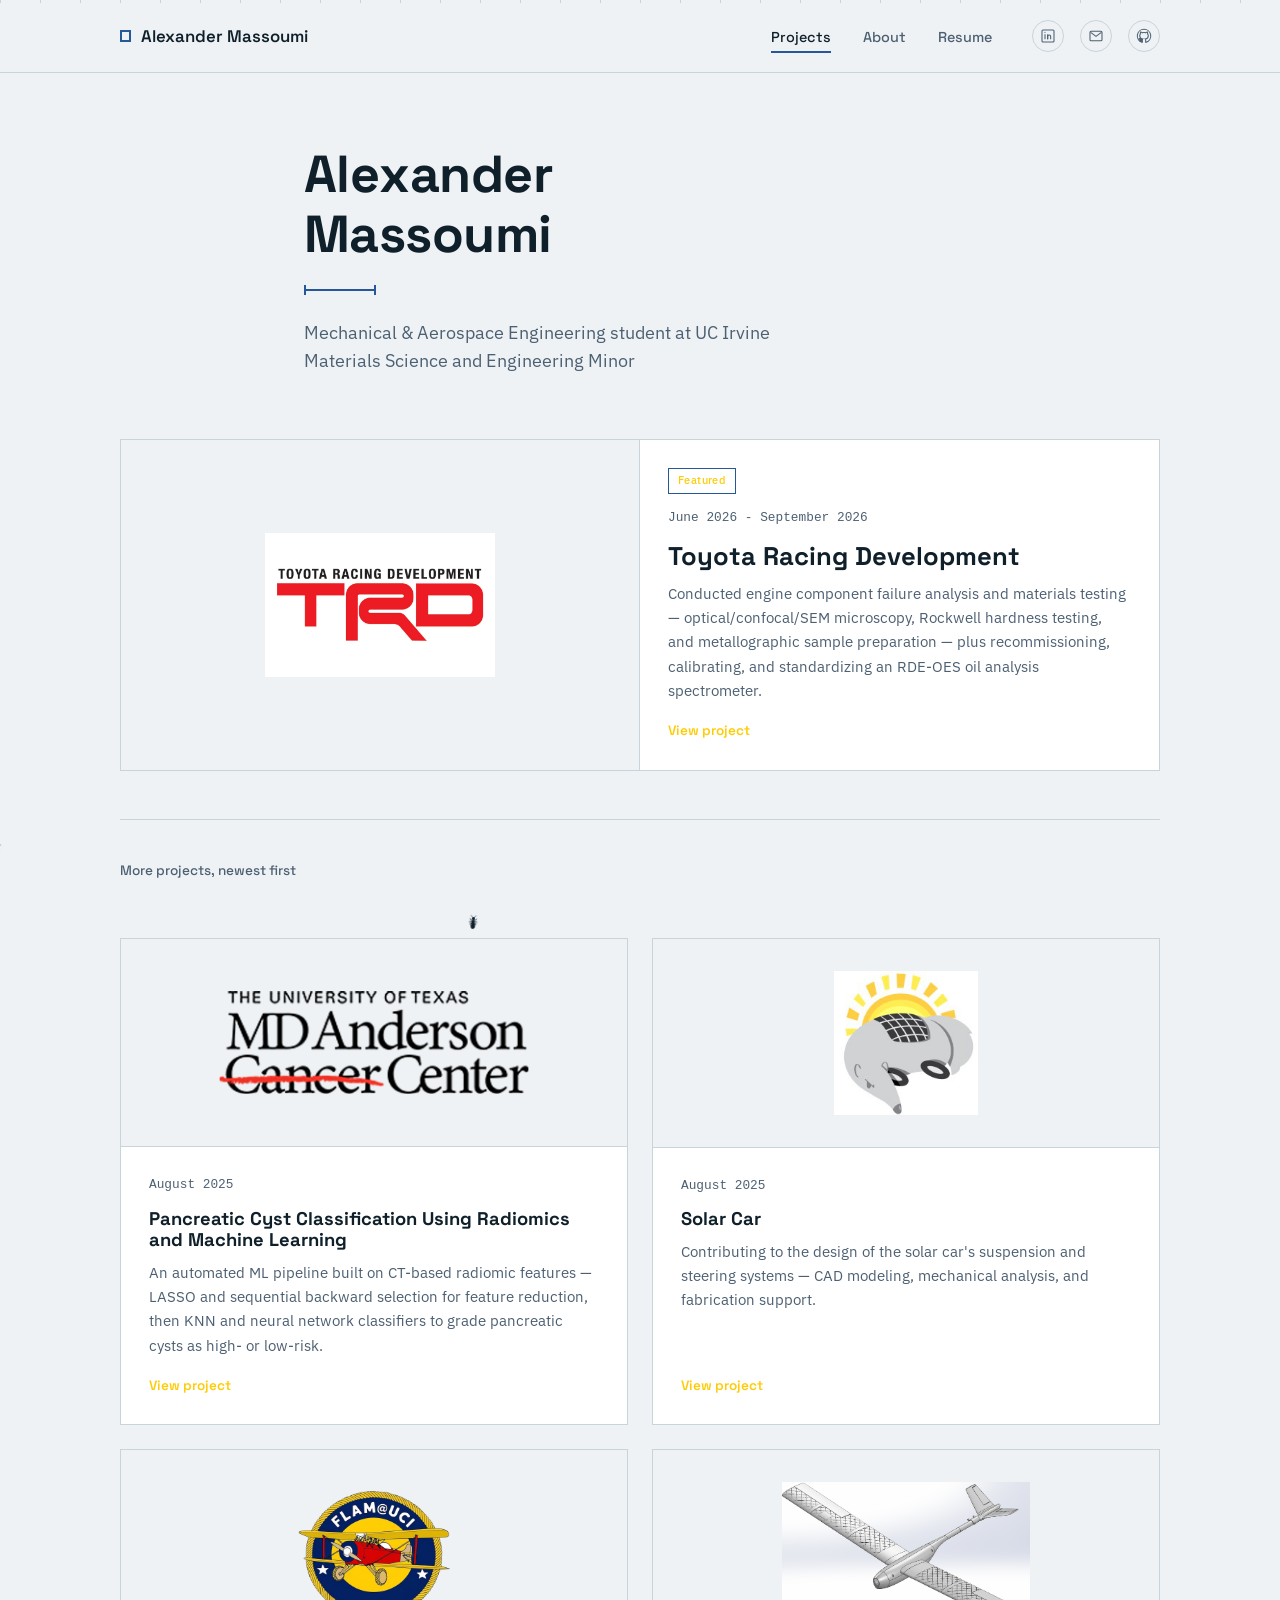
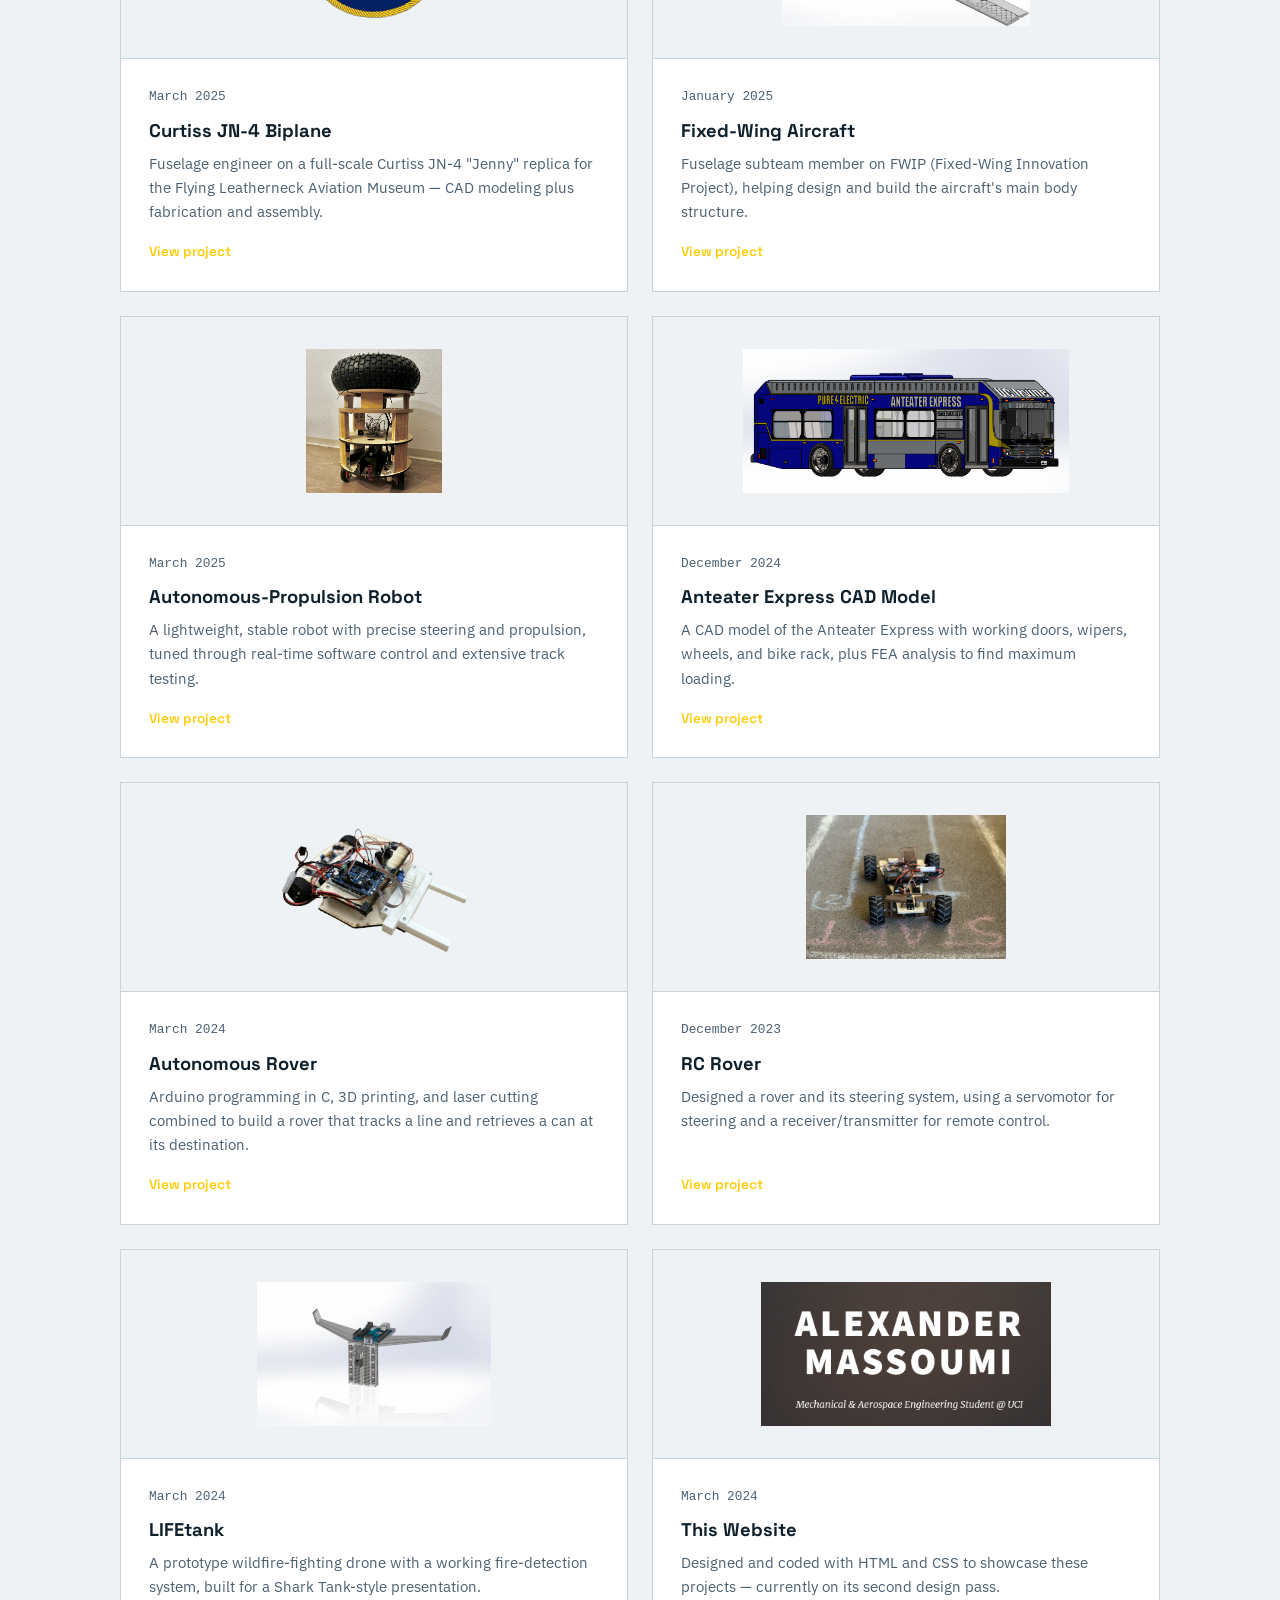
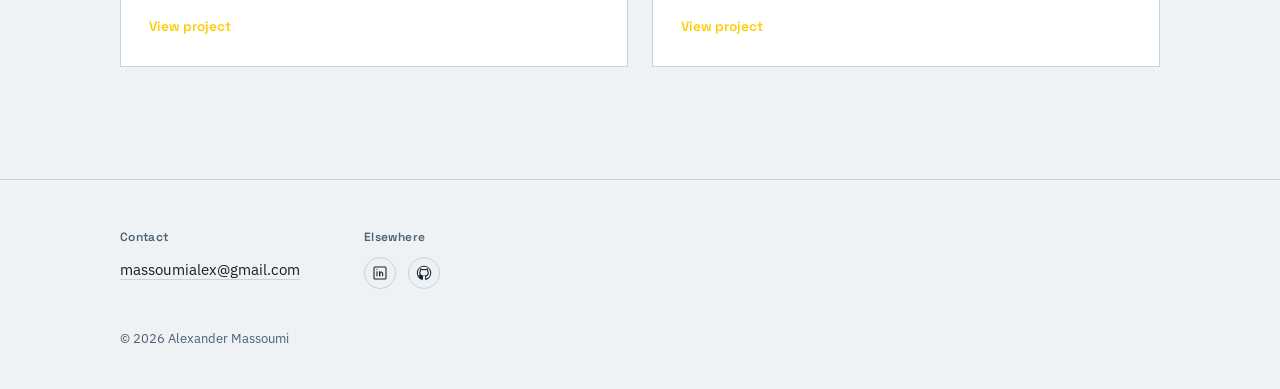
<file: index.html>
<!DOCTYPE html>
<html lang="en">
<head>
	<meta charset="utf-8" />
	<title>Alexander Massoumi — Projects</title>
	<meta name="viewport" content="width=device-width, initial-scale=1" />
	<meta name="description" content="Mechanical & Aerospace Engineering student at UC Irvine. Rovers, aircraft structures, machine learning, and more." />
	<link rel="preconnect" href="https://fonts.googleapis.com">
	<link rel="preconnect" href="https://fonts.gstatic.com" crossorigin>
	<link href="https://fonts.googleapis.com/css2?family=Space+Grotesk:wght@500;600;700&family=IBM+Plex+Sans:wght@400;500&display=swap" rel="stylesheet">
	<link rel="stylesheet" href="assets/css/style.css" />
</head>
<body>

	<nav class="nav">
		<div class="nav-inner">
			<a href="index.html" class="brand"><span class="brand-mark" aria-hidden="true"></span>Alexander Massoumi</a>
			<input type="checkbox" id="nav-toggle" class="nav-toggle" />
			<label for="nav-toggle" class="nav-burger" aria-label="Open menu"><span></span></label>
			<div class="nav-menu">
				<ul class="nav-links">
					<li><a href="index.html" class="active">Projects</a></li>
					<li><a href="generic.html">About</a></li>
					<li><a href="elements.html">Resume</a></li>
				</ul>
				<ul class="nav-social">
					<li><a href="https://www.linkedin.com/in/alexander-massoumi-8549672a1/" aria-label="LinkedIn">
						<svg viewBox="0 0 24 24" fill="none" stroke="currentColor" stroke-width="1.6"><rect x="3" y="3" width="18" height="18" rx="1.5"/><line x1="7.5" y1="9.5" x2="7.5" y2="17"/><circle cx="7.5" cy="6.5" r="0.9" fill="currentColor" stroke="none"/><path d="M11.5 17v-4.2c0-1.5 1-2.4 2.3-2.4 1.3 0 2.2.9 2.2 2.4V17"/><line x1="11.5" y1="9.5" x2="11.5" y2="17"/></svg>
					</a></li>
					<li><a href="mailto:massoumialex@gmail.com" aria-label="Email">
						<svg viewBox="0 0 24 24" fill="none" stroke="currentColor" stroke-width="1.6"><rect x="3" y="5" width="18" height="14" rx="1.5"/><path d="M4 6.5l8 6 8-6"/></svg>
					</a></li>
					<li><a href="https://github.com/anmassoumi?tab=repositories" aria-label="GitHub">
						<svg viewBox="0 0 24 24" fill="none" stroke="currentColor" stroke-width="1.6"><path d="M12 2a10 10 0 00-3.16 19.5c.5.1.68-.22.68-.48v-1.7c-2.78.6-3.37-1.34-3.37-1.34-.46-1.15-1.11-1.46-1.11-1.46-.9-.62.07-.6.07-.6 1 .07 1.53 1.03 1.53 1.03.9 1.52 2.35 1.08 2.92.83.09-.65.35-1.08.64-1.33-2.22-.25-4.56-1.11-4.56-4.93 0-1.09.39-1.98 1.03-2.68-.1-.25-.45-1.27.1-2.65 0 0 .84-.27 2.75 1.02a9.6 9.6 0 015 0c1.9-1.29 2.75-1.02 2.75-1.02.55 1.38.2 2.4.1 2.65.64.7 1.03 1.59 1.03 2.68 0 3.83-2.35 4.68-4.58 4.92.36.31.68.92.68 1.85v2.75c0 .26.18.58.69.48A10 10 0 0012 2z"/></svg>
					</a></li>
				</ul>
			</div>
		</div>
	</nav>

	<header class="hero container">
		<h1>Alexander<br />Massoumi</h1>
		<div class="hero-rule"></div>
		<p>Mechanical & Aerospace Engineering student at UC Irvine<br />
			Materials Science and Engineering Minor</p>
	</header>

	<main class="container">

		<a href="https://github.com/anmassoumi/Toyota-Racing-Development" class="panel panel-featured" style="text-decoration:none; display:grid;">
			<div class="panel-figure">
				<img src="images/TRD Logo.png" alt="Toyota Racing Development project" />
			</div>
			<div class="panel-body">
				<span class="tag">Featured</span>
				<span class="panel-date">June 2026 - September 2026</span>
				<h2>Toyota Racing Development</h2>
				<p>Conducted engine component failure analysis and materials testing — optical/confocal/SEM microscopy, Rockwell hardness testing, and metallographic sample preparation — plus recommissioning, calibrating, and standardizing an RDE-OES oil analysis spectrometer.</p>
				<span class="panel-link">View project</span>
			</div>
		</a>

		<p class="section-label">More projects, newest first</p>

		<div class="grid">

			<a href="https://github.com/anmassoumi/Pancreatic-Cyst-Classification" class="panel" style="text-decoration:none;">
				<div class="panel-figure"><img src="images/md-anderson-logo.png" alt="Pancreatic Cyst Classification project" /></div>
				<div class="panel-body">
					<span class="panel-date">August 2025</span>
					<h3>Pancreatic Cyst Classification Using Radiomics and Machine Learning</h3>
					<p>An automated ML pipeline built on CT-based radiomic features — LASSO and sequential backward selection for feature reduction, then KNN and neural network classifiers to grade pancreatic cysts as high- or low-risk.</p>
					<span class="panel-link">View project</span>
				</div>
			</a>

			<a href="https://github.com/anmassoumi/Solar-Car" class="panel" style="text-decoration:none;">
				<div class="panel-figure"><img src="images/uci_solar_car_logo.png" alt="UCI Solar Car project" /></div>
				<div class="panel-body">
					<span class="panel-date">August 2025</span>
					<h3>Solar Car</h3>
					<p>Contributing to the design of the solar car's suspension and steering systems — CAD modeling, mechanical analysis, and fabrication support.</p>
					<span class="panel-link">View project</span>
				</div>
			</a>

			<a href="https://github.com/anmassoumi/Flying-Leatherneck-Aviation-Museum" class="panel" style="text-decoration:none;">
				<div class="panel-figure"><img src="images/FLAMUCI.png" alt="Curtiss JN-4 Biplane project" /></div>
				<div class="panel-body">
					<span class="panel-date">March 2025</span>
					<h3>Curtiss JN-4 Biplane</h3>
					<p>Fuselage engineer on a full-scale Curtiss JN-4 "Jenny" replica for the Flying Leatherneck Aviation Museum — CAD modeling plus fabrication and assembly.</p>
					<span class="panel-link">View project</span>
				</div>
			</a>

			<a href="https://github.com/anmassoumi/FWIP" class="panel" style="text-decoration:none;">
				<div class="panel-figure"><img src="images/FWIP.png" alt="Fixed-Wing Aircraft project" /></div>
				<div class="panel-body">
					<span class="panel-date">January 2025</span>
					<h3>Fixed-Wing Aircraft</h3>
					<p>Fuselage subteam member on FWIP (Fixed-Wing Innovation Project), helping design and build the aircraft's main body structure.</p>
					<span class="panel-link">View project</span>
				</div>
			</a>

			<a href="https://github.com/anmassoumi/Propulsion-Rover" class="panel" style="text-decoration:none;">
				<div class="panel-figure"><img src="images/Propulsion Robot.jpg" alt="Autonomous-Propulsion Robot project" /></div>
				<div class="panel-body">
					<span class="panel-date">March 2025</span>
					<h3>Autonomous-Propulsion Robot</h3>
					<p>A lightweight, stable robot with precise steering and propulsion, tuned through real-time software control and extensive track testing.</p>
					<span class="panel-link">View project</span>
				</div>
			</a>

			<a href="https://github.com/anmassoumi/Anteater-Express-CAD-Model" class="panel" style="text-decoration:none;">
				<div class="panel-figure"><img src="images/Anteater Express ScreenShot.png" alt="Anteater Express CAD Model project" /></div>
				<div class="panel-body">
					<span class="panel-date">December 2024</span>
					<h3>Anteater Express CAD Model</h3>
					<p>A CAD model of the Anteater Express with working doors, wipers, wheels, and bike rack, plus FEA analysis to find maximum loading.</p>
					<span class="panel-link">View project</span>
				</div>
			</a>

			<a href="https://github.com/anmassoumi/Autonomous-Rover" class="panel" style="text-decoration:none;">
				<div class="panel-figure"><img src="images/Auto Rover Image.png" alt="Autonomous Rover project" /></div>
				<div class="panel-body">
					<span class="panel-date">March 2024</span>
					<h3>Autonomous Rover</h3>
					<p>Arduino programming in C, 3D printing, and laser cutting combined to build a rover that tracks a line and retrieves a can at its destination.</p>
					<span class="panel-link">View project</span>
				</div>
			</a>

			<a href="https://github.com/anmassoumi/Power-Steering-Rover" class="panel" style="text-decoration:none;">
				<div class="panel-figure"><img src="images/IMG_9163.jpg" alt="RC Rover project" /></div>
				<div class="panel-body">
					<span class="panel-date">December 2023</span>
					<h3>RC Rover</h3>
					<p>Designed a rover and its steering system, using a servomotor for steering and a receiver/transmitter for remote control.</p>
					<span class="panel-link">View project</span>
				</div>
			</a>

			<a href="https://github.com/anmassoumi/LIFETank" class="panel" style="text-decoration:none;">
				<div class="panel-figure"><img src="images/Assem1.jpg" alt="LIFEtank project" /></div>
				<div class="panel-body">
					<span class="panel-date">March 2024</span>
					<h3>LIFEtank</h3>
					<p>A prototype wildfire-fighting drone with a working fire-detection system, built for a Shark Tank-style presentation.</p>
					<span class="panel-link">View project</span>
				</div>
			</a>

			<a href="https://github.com/anmassoumi/anmassoumi.github.io" class="panel" style="text-decoration:none;">
				<div class="panel-figure"><img src="images/Alexander Massoumi.png" alt="Personal website project" /></div>
				<div class="panel-body">
					<span class="panel-date">March 2024</span>
					<h3>This Website</h3>
					<p>Designed and coded with HTML and CSS to showcase these projects — currently on its second design pass.</p>
					<span class="panel-link">View project</span>
				</div>
			</a>

		</div>
	</main>

	<footer class="footer">
		<div class="container">
			<dl class="title-block">
				<div>
					<dt>Contact</dt>
					<dd><a href="mailto:massoumialex@gmail.com">massoumialex@gmail.com</a></dd>
				</div>
				<div>
					<dt>Elsewhere</dt>
					<dd>
						<ul class="tb-social">
							<li><a href="https://www.linkedin.com/in/alexander-massoumi-8549672a1/" aria-label="LinkedIn">
								<svg viewBox="0 0 24 24" fill="none" stroke="currentColor" stroke-width="1.6"><rect x="3" y="3" width="18" height="18" rx="1.5"/><line x1="7.5" y1="9.5" x2="7.5" y2="17"/><circle cx="7.5" cy="6.5" r="0.9" fill="currentColor" stroke="none"/><path d="M11.5 17v-4.2c0-1.5 1-2.4 2.3-2.4 1.3 0 2.2.9 2.2 2.4V17"/><line x1="11.5" y1="9.5" x2="11.5" y2="17"/></svg>
							</a></li>
							<li><a href="https://github.com/anmassoumi?tab=repositories" aria-label="GitHub">
								<svg viewBox="0 0 24 24" fill="none" stroke="currentColor" stroke-width="1.6"><path d="M12 2a10 10 0 00-3.16 19.5c.5.1.68-.22.68-.48v-1.7c-2.78.6-3.37-1.34-3.37-1.34-.46-1.15-1.11-1.46-1.11-1.46-.9-.62.07-.6.07-.6 1 .07 1.53 1.03 1.53 1.03.9 1.52 2.35 1.08 2.92.83.09-.65.35-1.08.64-1.33-2.22-.25-4.56-1.11-4.56-4.93 0-1.09.39-1.98 1.03-2.68-.1-.25-.45-1.27.1-2.65 0 0 .84-.27 2.75 1.02a9.6 9.6 0 015 0c1.9-1.29 2.75-1.02 2.75-1.02.55 1.38.2 2.4.1 2.65.64.7 1.03 1.59 1.03 2.68 0 3.83-2.35 4.68-4.58 4.92.36.31.68.92.68 1.85v2.75c0 .26.18.58.69.48A10 10 0 0012 2z"/></svg>
							</a></li>
						</ul>
					</dd>
				</div>
			</dl>
			<div class="footer-meta">
				<span>&copy; 2026 Alexander Massoumi</span>
			</div>
		</div>
	</footer>

	<script src="assets/js/site.js" defer></script>
</body>
</html>
</file>
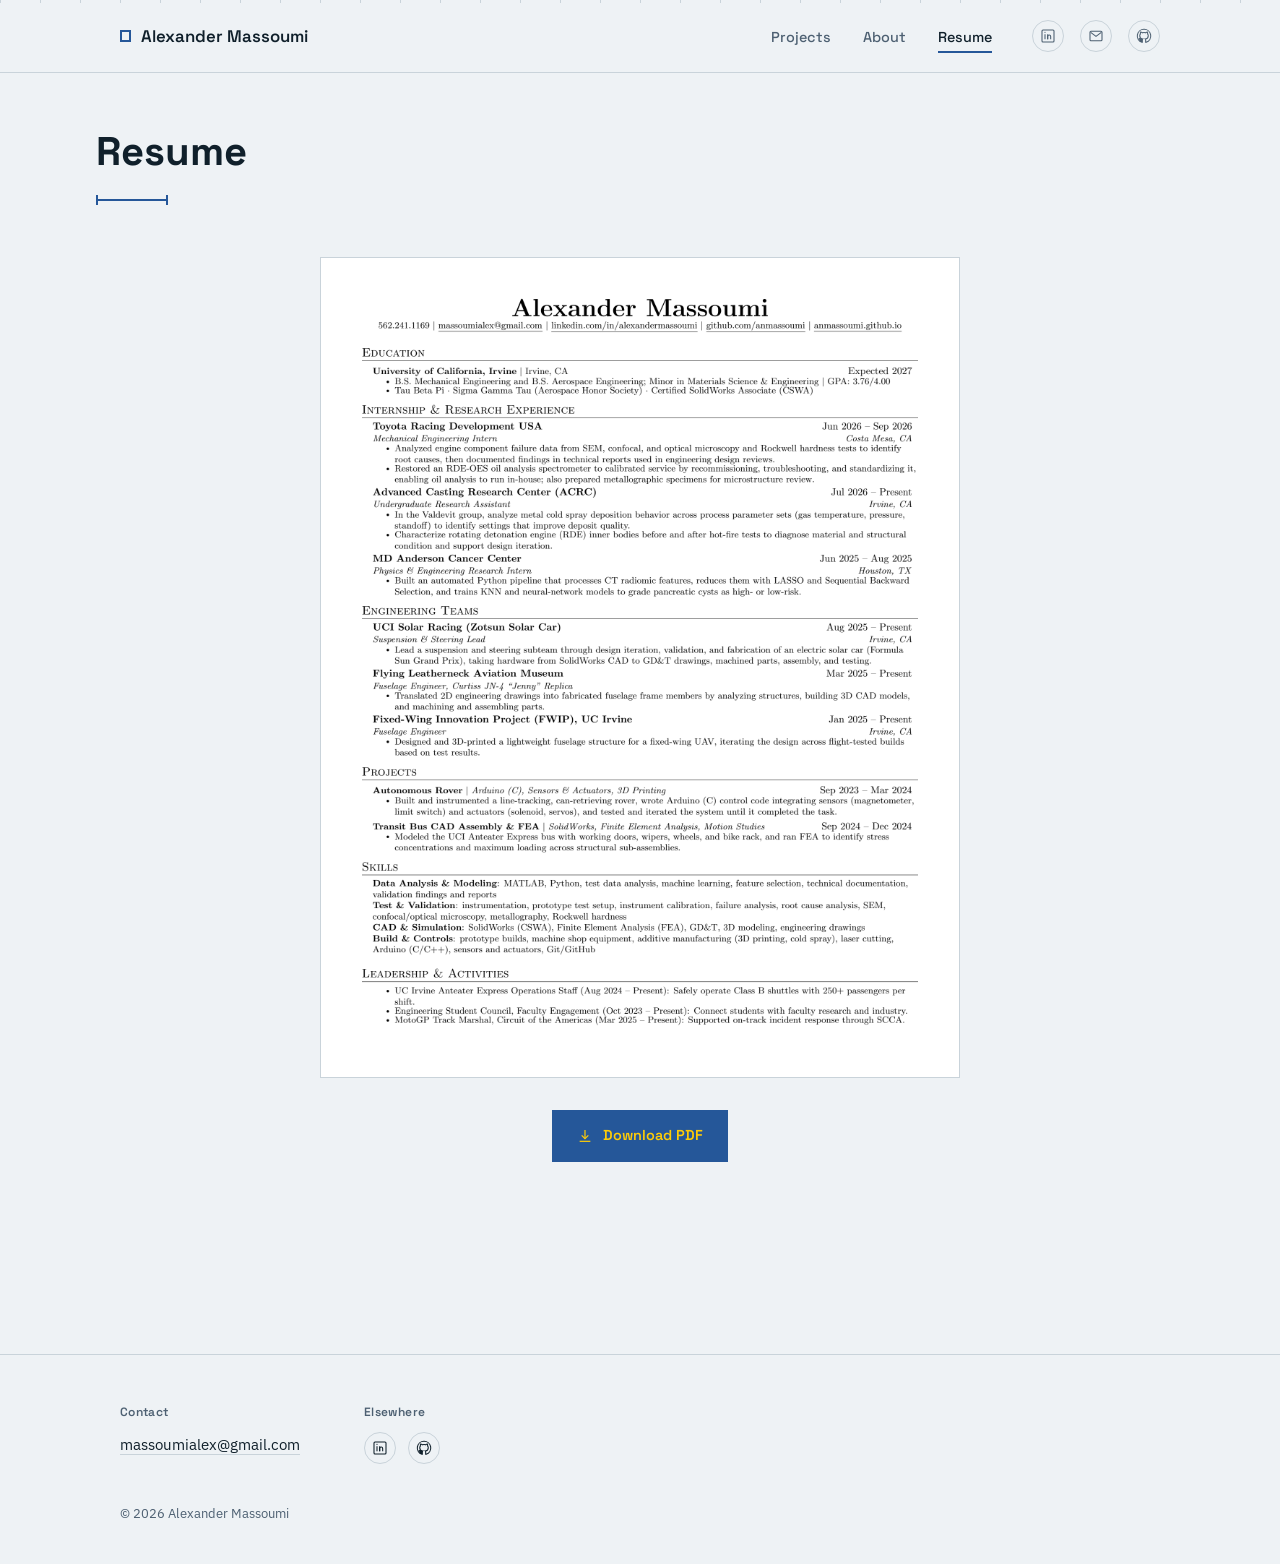
<file: elements.html>
<!DOCTYPE html>
<html lang="en">
<head>
	<meta charset="utf-8" />
	<title>Resume — Alexander Massoumi</title>
	<meta name="viewport" content="width=device-width, initial-scale=1" />
	<link rel="preconnect" href="https://fonts.googleapis.com">
	<link rel="preconnect" href="https://fonts.gstatic.com" crossorigin>
	<link href="https://fonts.googleapis.com/css2?family=Space+Grotesk:wght@500;600;700&family=IBM+Plex+Sans:wght@400;500&display=swap" rel="stylesheet">
	<link rel="stylesheet" href="assets/css/style.css" />
</head>
<body>

	<nav class="nav">
		<div class="nav-inner">
			<a href="index.html" class="brand"><span class="brand-mark" aria-hidden="true"></span>Alexander Massoumi</a>
			<input type="checkbox" id="nav-toggle" class="nav-toggle" />
			<label for="nav-toggle" class="nav-burger" aria-label="Open menu"><span></span></label>
			<div class="nav-menu">
				<ul class="nav-links">
					<li><a href="index.html">Projects</a></li>
					<li><a href="generic.html">About</a></li>
					<li><a href="elements.html" class="active">Resume</a></li>
				</ul>
				<ul class="nav-social">
					<li><a href="https://www.linkedin.com/in/alexander-massoumi-8549672a1/" aria-label="LinkedIn">
						<svg viewBox="0 0 24 24" fill="none" stroke="currentColor" stroke-width="1.6"><rect x="3" y="3" width="18" height="18" rx="1.5"/><line x1="7.5" y1="9.5" x2="7.5" y2="17"/><circle cx="7.5" cy="6.5" r="0.9" fill="currentColor" stroke="none"/><path d="M11.5 17v-4.2c0-1.5 1-2.4 2.3-2.4 1.3 0 2.2.9 2.2 2.4V17"/><line x1="11.5" y1="9.5" x2="11.5" y2="17"/></svg>
					</a></li>
					<li><a href="mailto:massoumialex@gmail.com" aria-label="Email">
						<svg viewBox="0 0 24 24" fill="none" stroke="currentColor" stroke-width="1.6"><rect x="3" y="5" width="18" height="14" rx="1.5"/><path d="M4 6.5l8 6 8-6"/></svg>
					</a></li>
					<li><a href="https://github.com/anmassoumi?tab=repositories" aria-label="GitHub">
						<svg viewBox="0 0 24 24" fill="none" stroke="currentColor" stroke-width="1.6"><path d="M12 2a10 10 0 00-3.16 19.5c.5.1.68-.22.68-.48v-1.7c-2.78.6-3.37-1.34-3.37-1.34-.46-1.15-1.11-1.46-1.11-1.46-.9-.62.07-.6.07-.6 1 .07 1.53 1.03 1.53 1.03.9 1.52 2.35 1.08 2.92.83.09-.65.35-1.08.64-1.33-2.22-.25-4.56-1.11-4.56-4.93 0-1.09.39-1.98 1.03-2.68-.1-.25-.45-1.27.1-2.65 0 0 .84-.27 2.75 1.02a9.6 9.6 0 015 0c1.9-1.29 2.75-1.02 2.75-1.02.55 1.38.2 2.4.1 2.65.64.7 1.03 1.59 1.03 2.68 0 3.83-2.35 4.68-4.58 4.92.36.31.68.92.68 1.85v2.75c0 .26.18.58.69.48A10 10 0 0012 2z"/></svg>
					</a></li>
				</ul>
			</div>
		</div>
	</nav>

	<header class="page-head container">
		<h1>Resume</h1>
		<div class="hero-rule"></div>
	</header>

	<main class="container">
		<div class="resume-wrap">
			<div class="resume-figure">
				<img src="images/Alexander_Massoumi___Resume (1)-Overleaf.png" alt="Alexander Massoumi's resume" />
			</div>
			<a href="images/Alexander_Massoumi___Resume (1)-Overleaf.pdf" class="btn" download>
				<svg viewBox="0 0 24 24" fill="none" stroke="currentColor" stroke-width="1.8"><path d="M12 3v13"/><path d="M7 11l5 5 5-5"/><path d="M4 20h16"/></svg>
				Download PDF
			</a>
		</div>
	</main>

	<footer class="footer">
		<div class="container">
			<dl class="title-block">
				<div>
					<dt>Contact</dt>
					<dd><a href="mailto:massoumialex@gmail.com">massoumialex@gmail.com</a></dd>
				</div>
				<div>
					<dt>Elsewhere</dt>
					<dd>
						<ul class="tb-social">
							<li><a href="https://www.linkedin.com/in/alexander-massoumi-8549672a1/" aria-label="LinkedIn">
								<svg viewBox="0 0 24 24" fill="none" stroke="currentColor" stroke-width="1.6"><rect x="3" y="3" width="18" height="18" rx="1.5"/><line x1="7.5" y1="9.5" x2="7.5" y2="17"/><circle cx="7.5" cy="6.5" r="0.9" fill="currentColor" stroke="none"/><path d="M11.5 17v-4.2c0-1.5 1-2.4 2.3-2.4 1.3 0 2.2.9 2.2 2.4V17"/><line x1="11.5" y1="9.5" x2="11.5" y2="17"/></svg>
							</a></li>
							<li><a href="https://github.com/anmassoumi?tab=repositories" aria-label="GitHub">
								<svg viewBox="0 0 24 24" fill="none" stroke="currentColor" stroke-width="1.6"><path d="M12 2a10 10 0 00-3.16 19.5c.5.1.68-.22.68-.48v-1.7c-2.78.6-3.37-1.34-3.37-1.34-.46-1.15-1.11-1.46-1.11-1.46-.9-.62.07-.6.07-.6 1 .07 1.53 1.03 1.53 1.03.9 1.52 2.35 1.08 2.92.83.09-.65.35-1.08.64-1.33-2.22-.25-4.56-1.11-4.56-4.93 0-1.09.39-1.98 1.03-2.68-.1-.25-.45-1.27.1-2.65 0 0 .84-.27 2.75 1.02a9.6 9.6 0 015 0c1.9-1.29 2.75-1.02 2.75-1.02.55 1.38.2 2.4.1 2.65.64.7 1.03 1.59 1.03 2.68 0 3.83-2.35 4.68-4.58 4.92.36.31.68.92.68 1.85v2.75c0 .26.18.58.69.48A10 10 0 0012 2z"/></svg>
							</a></li>
						</ul>
					</dd>
				</div>
			</dl>
			<div class="footer-meta">
				<span>&copy; 2026 Alexander Massoumi</span>
			</div>
		</div>
	</footer>

	<script src="assets/js/site.js" defer></script>
</body>
</html>
</file>
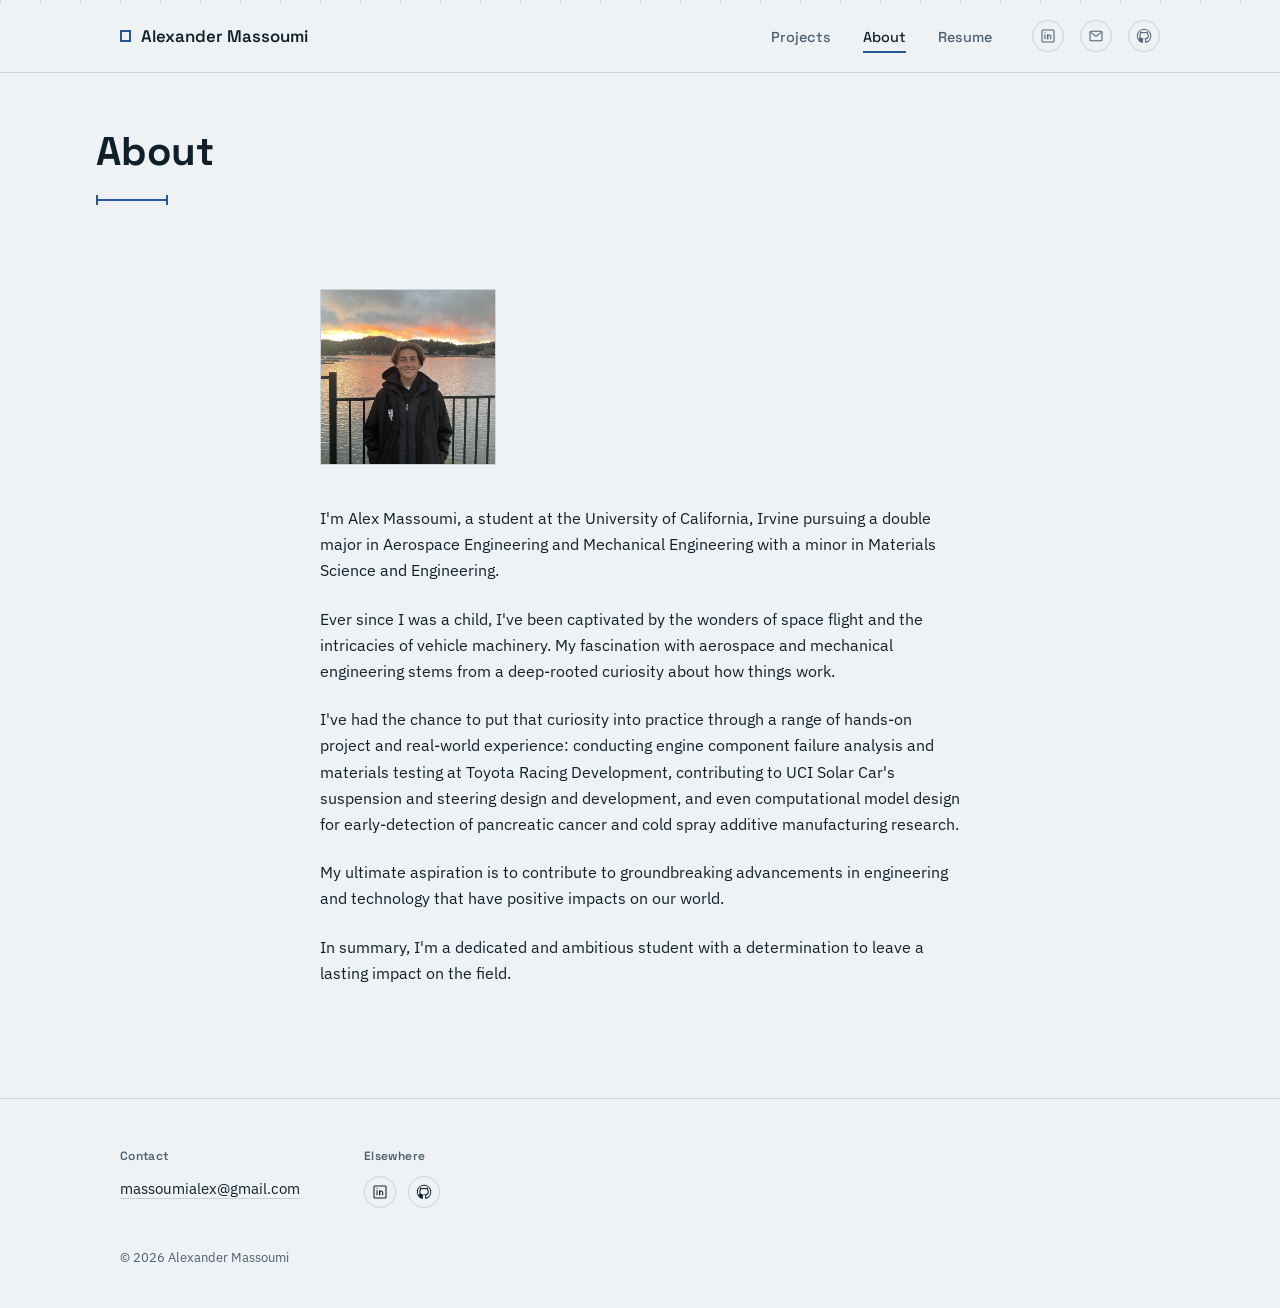
<file: generic.html>
<!DOCTYPE html>
<html lang="en">
<head>
	<meta charset="utf-8" />
	<title>About — Alexander Massoumi</title>
	<meta name="viewport" content="width=device-width, initial-scale=1" />
	<link rel="preconnect" href="https://fonts.googleapis.com">
	<link rel="preconnect" href="https://fonts.gstatic.com" crossorigin>
	<link href="https://fonts.googleapis.com/css2?family=Space+Grotesk:wght@500;600;700&family=IBM+Plex+Sans:wght@400;500&display=swap" rel="stylesheet">
	<link rel="stylesheet" href="assets/css/style.css" />
</head>
<body>

	<nav class="nav">
		<div class="nav-inner">
			<a href="index.html" class="brand"><span class="brand-mark" aria-hidden="true"></span>Alexander Massoumi</a>
			<input type="checkbox" id="nav-toggle" class="nav-toggle" />
			<label for="nav-toggle" class="nav-burger" aria-label="Open menu"><span></span></label>
			<div class="nav-menu">
				<ul class="nav-links">
					<li><a href="index.html">Projects</a></li>
					<li><a href="generic.html" class="active">About</a></li>
					<li><a href="elements.html">Resume</a></li>
				</ul>
				<ul class="nav-social">
					<li><a href="https://www.linkedin.com/in/alexander-massoumi-8549672a1/" aria-label="LinkedIn">
						<svg viewBox="0 0 24 24" fill="none" stroke="currentColor" stroke-width="1.6"><rect x="3" y="3" width="18" height="18" rx="1.5"/><line x1="7.5" y1="9.5" x2="7.5" y2="17"/><circle cx="7.5" cy="6.5" r="0.9" fill="currentColor" stroke="none"/><path d="M11.5 17v-4.2c0-1.5 1-2.4 2.3-2.4 1.3 0 2.2.9 2.2 2.4V17"/><line x1="11.5" y1="9.5" x2="11.5" y2="17"/></svg>
					</a></li>
					<li><a href="mailto:massoumialex@gmail.com" aria-label="Email">
						<svg viewBox="0 0 24 24" fill="none" stroke="currentColor" stroke-width="1.6"><rect x="3" y="5" width="18" height="14" rx="1.5"/><path d="M4 6.5l8 6 8-6"/></svg>
					</a></li>
					<li><a href="https://github.com/anmassoumi?tab=repositories" aria-label="GitHub">
						<svg viewBox="0 0 24 24" fill="none" stroke="currentColor" stroke-width="1.6"><path d="M12 2a10 10 0 00-3.16 19.5c.5.1.68-.22.68-.48v-1.7c-2.78.6-3.37-1.34-3.37-1.34-.46-1.15-1.11-1.46-1.11-1.46-.9-.62.07-.6.07-.6 1 .07 1.53 1.03 1.53 1.03.9 1.52 2.35 1.08 2.92.83.09-.65.35-1.08.64-1.33-2.22-.25-4.56-1.11-4.56-4.93 0-1.09.39-1.98 1.03-2.68-.1-.25-.45-1.27.1-2.65 0 0 .84-.27 2.75 1.02a9.6 9.6 0 015 0c1.9-1.29 2.75-1.02 2.75-1.02.55 1.38.2 2.4.1 2.65.64.7 1.03 1.59 1.03 2.68 0 3.83-2.35 4.68-4.58 4.92.36.31.68.92.68 1.85v2.75c0 .26.18.58.69.48A10 10 0 0012 2z"/></svg>
					</a></li>
				</ul>
			</div>
		</div>
	</nav>

	<header class="page-head container">
		<h1>About</h1>
		<div class="hero-rule"></div>
	</header>

	<main class="container about-copy">
		<div class="about-figure">
			<img src="images/IMG_6775.jpg" alt="Alexander Massoumi" />
		</div>

		<p>I'm Alex Massoumi, a student at the University of California, Irvine pursuing a double major in Aerospace Engineering and Mechanical Engineering with a minor in Materials Science and Engineering.</p>

		<p>Ever since I was a child, I've been captivated by the wonders of space flight and the intricacies of vehicle machinery. My fascination with aerospace and mechanical engineering stems from a deep-rooted curiosity about how things work.</p>

		<p>I've had the chance to put that curiosity into practice through a range of hands-on project and real-world experience: conducting engine component failure analysis and materials testing at Toyota Racing Development, contributing to UCI Solar Car's suspension and steering design and development, and even computational model design for early-detection of pancreatic cancer and cold spray additive manufacturing research.</p>

		<p>My ultimate aspiration is to contribute to groundbreaking advancements in engineering and technology that have positive impacts on our world. </p>

		<p>In summary, I'm a dedicated and ambitious student with a determination to leave a lasting impact on the field. </p>
	</main>

	<footer class="footer">
		<div class="container">
			<dl class="title-block">
				<div>
					<dt>Contact</dt>
					<dd><a href="mailto:massoumialex@gmail.com">massoumialex@gmail.com</a></dd>
				</div>
				<div>
					<dt>Elsewhere</dt>
					<dd>
						<ul class="tb-social">
							<li><a href="https://www.linkedin.com/in/alexander-massoumi-8549672a1/" aria-label="LinkedIn">
								<svg viewBox="0 0 24 24" fill="none" stroke="currentColor" stroke-width="1.6"><rect x="3" y="3" width="18" height="18" rx="1.5"/><line x1="7.5" y1="9.5" x2="7.5" y2="17"/><circle cx="7.5" cy="6.5" r="0.9" fill="currentColor" stroke="none"/><path d="M11.5 17v-4.2c0-1.5 1-2.4 2.3-2.4 1.3 0 2.2.9 2.2 2.4V17"/><line x1="11.5" y1="9.5" x2="11.5" y2="17"/></svg>
							</a></li>
							<li><a href="https://github.com/anmassoumi?tab=repositories" aria-label="GitHub">
								<svg viewBox="0 0 24 24" fill="none" stroke="currentColor" stroke-width="1.6"><path d="M12 2a10 10 0 00-3.16 19.5c.5.1.68-.22.68-.48v-1.7c-2.78.6-3.37-1.34-3.37-1.34-.46-1.15-1.11-1.46-1.11-1.46-.9-.62.07-.6.07-.6 1 .07 1.53 1.03 1.53 1.03.9 1.52 2.35 1.08 2.92.83.09-.65.35-1.08.64-1.33-2.22-.25-4.56-1.11-4.56-4.93 0-1.09.39-1.98 1.03-2.68-.1-.25-.45-1.27.1-2.65 0 0 .84-.27 2.75 1.02a9.6 9.6 0 015 0c1.9-1.29 2.75-1.02 2.75-1.02.55 1.38.2 2.4.1 2.65.64.7 1.03 1.59 1.03 2.68 0 3.83-2.35 4.68-4.58 4.92.36.31.68.92.68 1.85v2.75c0 .26.18.58.69.48A10 10 0 0012 2z"/></svg>
							</a></li>
						</ul>
					</dd>
				</div>
			</dl>
			<div class="footer-meta">
				<span>&copy; 2026 Alexander Massoumi</span>
			</div>
		</div>
	</footer>

	<script src="assets/js/site.js" defer></script>
</body>
</html>
</file>
<file: assets/css/style.css>
/* ==========================================================================
   Alexander Massoumi — portfolio stylesheet
   Built for the markup in index.html / generic.html / elements.html
   Fonts (linked in <head>): Space Grotesk (display), IBM Plex Sans (body)
   Theme: UC Irvine Blue & Gold
   ========================================================================== */

/* ---- Reset ---- */
*, *::before, *::after { box-sizing: border-box; }
html, body, h1, h2, h3, p, dl, dt, dd, ul, figure { margin: 0; padding: 0; }
ul { list-style: none; }
img { display: block; max-width: 100%; }
a { color: inherit; text-decoration: none; }
button { font: inherit; }

/* ---- Tokens ---- */
:root {
  --ink: #10202b;
  --ink-soft: #4d6072;
  --paper: #eef2f5;
  --paper-raised: #ffffff;
  --line: #c9d3da;
  --accent: #fecc07;
  --accent-ink: #ffffff;
  --structural: #255799;
  --structural-dark: #143a63;

  --font-display: "Space Grotesk", Helvetica, Arial, sans-serif;
  --font-body: "IBM Plex Sans", Helvetica, Arial, sans-serif;

  --container-w: 68rem;
  --gutter: 1.5rem;
}

html {
  font-size: 16px;
  scroll-behavior: smooth;
}

body {
  background: var(--paper);
  color: var(--ink);
  font-family: var(--font-body);
  font-weight: 400;
  line-height: 1.6;
  -webkit-font-smoothing: antialiased;
}

.container {
  width: 100%;
  max-width: var(--container-w);
  margin: 0 auto;
  padding: 0 var(--gutter);
}

a:focus-visible,
button:focus-visible,
input:focus-visible {
  outline: 2px solid var(--structural);
  outline-offset: 3px;
}

h1, h2, h3 {
  font-family: var(--font-display);
  font-weight: 700;
  line-height: 1.15;
  color: var(--ink);
}

p { color: var(--ink-soft); }

/* A dimension-line rule, borrowed from technical drawings —
   used as a section divider throughout the site. */
.hero-rule {
  position: relative;
  height: 2px;
  width: 4.5rem;
  background: var(--structural);
  margin: 1.5rem 0 0;
  transform: scaleX(0);
  transform-origin: left center;
  animation: rule-draw 0.6s cubic-bezier(.65,0,.35,1) 0.32s forwards;
}
.hero-rule::before,
.hero-rule::after {
  content: "";
  position: absolute;
  top: -4px;
  width: 2px;
  height: 10px;
  background: var(--structural);
  opacity: 0;
  animation: tick-in 0.2s ease 0.9s forwards;
}
.hero-rule::before { left: 0; }
.hero-rule::after { right: 0; }

@keyframes rule-draw { to { transform: scaleX(1); } }
@keyframes tick-in { to { opacity: 1; } }

.hero h1,
.page-head h1 {
  opacity: 0;
  transform: translateY(0.6rem);
  animation: head-rise 0.55s cubic-bezier(.2,.7,.3,1) 0.05s forwards;
}
.hero p {
  opacity: 0;
  animation: head-rise 0.5s ease 0.55s forwards;
}
@keyframes head-rise {
  to { opacity: 1; transform: translateY(0); }
}

@media (prefers-reduced-motion: reduce) {
  .hero-rule,
  .hero-rule::before,
  .hero-rule::after,
  .hero h1,
  .page-head h1,
  .hero p {
    animation: none !important;
    opacity: 1 !important;
    transform: none !important;
  }
}

/* ---- Nav ---- */
.nav {
  background: var(--paper);
  border-bottom: 1px solid var(--line);
  position: sticky;
  top: 0;
  z-index: 20;
}

.nav-inner {
  max-width: var(--container-w);
  margin: 0 auto;
  padding: 0 var(--gutter);
  height: 4.5rem;
  display: flex;
  align-items: center;
  justify-content: space-between;
  position: relative;
}

.brand {
  font-family: var(--font-display);
  font-weight: 600;
  font-size: 1.05rem;
  display: flex;
  align-items: center;
  gap: 0.6rem;
  white-space: nowrap;
}

.brand-mark {
  width: 0.7rem;
  height: 0.7rem;
  border: 2px solid var(--structural);
  flex-shrink: 0;
}

.nav-toggle { display: none; }

.nav-burger {
  display: none;
  width: 2.25rem;
  height: 2.25rem;
  position: relative;
  cursor: pointer;
  flex-shrink: 0;
}
.nav-burger span,
.nav-burger span::before,
.nav-burger span::after {
  content: "";
  position: absolute;
  left: 0.35rem;
  right: 0.35rem;
  height: 2px;
  background: var(--ink);
  transition: transform 0.2s ease, opacity 0.2s ease, top 0.2s ease;
}
.nav-burger span { top: 1.1rem; }
.nav-burger span::before { top: -0.5rem; }
.nav-burger span::after { top: 0.5rem; }

.nav-toggle:checked ~ .nav-burger span { background: transparent; }
.nav-toggle:checked ~ .nav-burger span::before {
  top: 0;
  transform: rotate(45deg);
  background: var(--ink);
}
.nav-toggle:checked ~ .nav-burger span::after {
  top: 0;
  transform: rotate(-45deg);
  background: var(--ink);
}

.nav-menu {
  display: flex;
  align-items: center;
  gap: 2.5rem;
}

.nav-links {
  display: flex;
  gap: 2rem;
}
.nav-links a {
  font-family: var(--font-display);
  font-size: 0.9rem;
  font-weight: 500;
  color: var(--ink-soft);
  padding: 0.35rem 0;
  border-bottom: 2px solid transparent;
  transition: color 0.15s ease, border-color 0.15s ease;
}

.nav-links a:hover,
.nav-links a.is-hovered { color: var(--ink); }
.nav-links a.active {
  color: var(--ink);
  border-bottom-color: var(--structural);
}

.nav-social {
  display: flex;
  gap: 1rem;
}
.nav-social a {
  width: 2rem;
  height: 2rem;
  display: flex;
  align-items: center;
  justify-content: center;
  color: var(--ink-soft);
  border: 1px solid var(--line);
  border-radius: 50%;
  transition: color 0.15s ease, border-color 0.15s ease;
}
.nav-social a svg { width: 1rem; height: 1rem; }

.nav-social a:hover,
.nav-social a.is-hovered {
  color: var(--structural);
  border-color: var(--structural);
}

@media (max-width: 780px) {
  .nav-burger { display: block; }
  .nav-menu {
    position: absolute;
    top: 100%;
    left: 0;
    right: 0;
    background: var(--paper-raised);
    border-bottom: 1px solid var(--line);
    flex-direction: column;
    align-items: flex-start;
    gap: 1.5rem;
    padding: 1.5rem var(--gutter) 2rem;
    display: none;
    box-shadow: 0 0.5rem 1rem rgba(16, 32, 43, 0.08);
  }
  .nav-toggle:checked ~ .nav-menu { display: flex; }
  .nav-links { flex-direction: column; gap: 1.1rem; }
  .nav-social { gap: 1.25rem; }
}

/* ---- Page head (About / Resume) ---- */
.page-head {
  padding: 3.5rem 0 2.5rem;
}
.page-head h1 {
  font-size: 2.5rem;
}

/* ---- Hero (Projects / index) ---- */
.hero {
  padding: 4.5rem 0 3rem;
  max-width: 42rem;
}
.hero h1 {
  font-size: 3.25rem;
  letter-spacing: -0.01em;
}
.hero p {
  margin-top: 1.75rem;
  font-size: 1.1rem;
  max-width: 34rem;
}

/* ---- Buttons ---- */
.btn {
  display: inline-flex;
  align-items: center;
  gap: 0.6rem;
  font-family: var(--font-display);
  font-weight: 600;
  font-size: 0.9rem;
  color: var(--accent);
  background: var(--structural);
  padding: 0.85rem 1.5rem;
  border: 1px solid var(--structural);
  transition: background 0.15s ease, border-color 0.15s ease, color 0.15s ease;
}
.btn svg { width: 1rem; height: 1rem; }

.btn:hover,
.btn.is-hovered {
  background: var(--structural-dark);
  border-color: var(--structural-dark);
  color: var(--accent);
}

/* ---- Section label ---- */
.section-label {
  font-family: var(--font-display);
  font-size: 0.85rem;
  font-weight: 500;
  color: var(--ink-soft);
  padding: 2.5rem 0 1.5rem;
  border-top: 1px solid var(--line);
  margin-top: 3rem;
}

/* ---- Panels (project cards) ---- */
main.container { padding-bottom: 5rem; }

.panel {
  border: 1px solid var(--line);
  background: var(--paper-raised);
  display: flex;
  flex-direction: column;
  transition: border-color 0.15s ease, transform 0.15s ease;
}

.panel:hover,
.panel.is-hovered {
  border-color: var(--structural);
}

.panel-featured {
  display: grid !important;
  grid-template-columns: minmax(0, 1fr) minmax(0, 1fr);
  margin-top: 1rem;
}

.panel-figure {
  position: relative;
  background: var(--paper);
  border-bottom: 1px solid var(--line);
  display: flex;
  align-items: center;
  justify-content: center;
  padding: 2rem;
  min-height: 12rem;
  overflow: hidden;
}
.panel-featured .panel-figure {
  border-bottom: none;
  border-right: 1px solid var(--line);
}
.panel-figure img {
  max-height: 9rem;
  width: auto;
  object-fit: contain;
  transition: transform 0.35s cubic-bezier(.2,.7,.3,1);
}

.panel:hover .panel-figure img,
.panel:focus-within .panel-figure img,
.panel.is-hovered .panel-figure img,
.panel:focus-within .panel-figure img {
  transform: scale(1.05);
}

.panel-body {
  position: relative;
  padding: 1.75rem;
  display: flex;
  flex-direction: column;
  gap: 0.6rem;
  flex-grow: 1;
}

/* Corner registration marks — a nod to drawing alignment marks,
   shown on interaction to reinforce that a panel is a target. */
.panel-figure::before,
.panel-figure::after,
.panel-body::before,
.panel-body::after {
  content: "";
  position: absolute;
  width: 0.85rem;
  height: 0.85rem;
  opacity: 0;
  transform: scale(0.6);
  transition: opacity 0.2s ease, transform 0.2s cubic-bezier(.2,.7,.3,1);
  pointer-events: none;
}
.panel-figure::before { top: 0.6rem; left: 0.6rem; border-top: 2px solid var(--structural); border-left: 2px solid var(--structural); }
.panel-figure::after  { top: 0.6rem; right: 0.6rem; border-top: 2px solid var(--structural); border-right: 2px solid var(--structural); }
.panel-body::before   { bottom: 0.6rem; left: 0.6rem; border-bottom: 2px solid var(--structural); border-left: 2px solid var(--structural); }
.panel-body::after    { bottom: 0.6rem; right: 0.6rem; border-bottom: 2px solid var(--structural); border-right: 2px solid var(--structural); }

.panel:hover .panel-figure::before,
.panel:hover .panel-figure::after,
.panel:hover .panel-body::before,
.panel:hover .panel-body::after,
.panel:focus-within .panel-figure::before,
.panel:focus-within .panel-figure::after,
.panel:focus-within .panel-body::before,
.panel:focus-within .panel-body::after,
.panel.is-hovered .panel-figure::before,
.panel.is-hovered .panel-figure::after,
.panel.is-hovered .panel-body::before,
.panel.is-hovered .panel-body::after,
.panel:focus-within .panel-figure::before,
.panel:focus-within .panel-figure::after,
.panel:focus-within .panel-body::before,
.panel:focus-within .panel-body::after {
  opacity: 1;
  transform: scale(1);
}

@media (prefers-reduced-motion: reduce) {
  .panel-figure img { transition: none; }
}

.tag {
  display: inline-block;
  align-self: flex-start;
  font-family: "IBM Plex Sans", monospace;
  font-size: 0.7rem;
  font-weight: 500;
  letter-spacing: 0.04em;
  color: var(--accent);
  border: 1px solid var(--structural);
  padding: 0.2rem 0.55rem;
  margin-bottom: 0.25rem;
}

.panel-date {
  font-family: monospace;
  font-size: 0.8rem;
  color: var(--ink-soft);
}

.panel-body h2 {
  font-size: 1.6rem;
  margin-top: 0.25rem;
}
.panel-body h3 {
  font-size: 1.15rem;
  margin-top: 0.15rem;
}

.panel-body p {
  font-size: 0.95rem;
}

.panel-link {
  font-family: var(--font-display);
  font-size: 0.85rem;
  font-weight: 600;
  color: var(--accent);
  margin-top: auto;
  padding-top: 0.5rem;
}

.grid {
  display: grid;
  grid-template-columns: repeat(2, minmax(0, 1fr));
  gap: 1.5rem;
  margin-top: 2rem;
}

@media (max-width: 780px) {
  .panel-featured { grid-template-columns: 1fr; }
  .panel-featured .panel-figure {
    border-right: none;
    border-bottom: 1px solid var(--line);
  }
  .grid { grid-template-columns: 1fr; }
}

/* ---- About page ---- */
.about-copy {
  padding: 3rem 0 5rem;
  max-width: 40rem;
}
.about-figure {
  width: 11rem;
  height: 11rem;
  overflow: hidden;
  border: 1px solid var(--line);
  margin-bottom: 2.5rem;
}
.about-figure img {
  width: 100%;
  height: 100%;
  object-fit: cover;
}
.about-copy p {
  margin-bottom: 1.4rem;
  font-size: 1.02rem;
  color: var(--ink);
}
.about-copy p:last-child { margin-bottom: 0; }

/* ---- Resume page ---- */
.resume-wrap {
  padding: 1rem 0 5rem;
  display: flex;
  flex-direction: column;
  align-items: center;
  gap: 2rem;
}
.resume-figure {
  width: 100%;
  max-width: 40rem;
  border: 1px solid var(--line);
  background: var(--paper-raised);
  padding: 0.75rem;
}
.resume-figure img { width: 100%; height: auto; }

/* ---- Footer ---- */
.footer {
  border-top: 1px solid var(--line);
  padding: 3rem 0 2.5rem;
  margin-top: 2rem;
}

.title-block {
  display: flex;
  flex-wrap: wrap;
  gap: 3rem 4rem;
}
.title-block dt {
  font-family: var(--font-display);
  font-size: 0.75rem;
  font-weight: 600;
  letter-spacing: 0.03em;
  color: var(--ink-soft);
  margin-bottom: 0.6rem;
}
.title-block dd a {
  color: var(--ink);
  font-size: 0.95rem;
  border-bottom: 1px solid var(--line);
}

.title-block dd a:hover,
.title-block dd a.is-hovered { border-color: var(--structural); color: var(--accent); }

.tb-social {
  display: flex;
  gap: 0.75rem;
}
.tb-social a {
  width: 2rem;
  height: 2rem;
  display: flex;
  align-items: center;
  justify-content: center;
  border: 1px solid var(--line);
  border-radius: 50%;
  color: var(--ink-soft);
}
.tb-social a svg { width: 1rem; height: 1rem; }

.tb-social a:hover,
.tb-social a.is-hovered { color: var(--structural); border-color: var(--structural); }

.footer-meta {
  margin-top: 2.5rem;
  font-size: 0.8rem;
  color: var(--ink-soft);
}

@media (max-width: 560px) {
  .hero h1 { font-size: 2.4rem; }
  .page-head h1 { font-size: 2rem; }
  .panel-body { padding: 1.4rem; }
}

/* ==========================================================================
   Fluid chrome — drafting cursor, coordinate readout, scroll rule, transitions
   ========================================================================== */

/* Scroll rule — a measuring strip along the top edge that fills as you
   read down the page, echoing the dimension-line motif used elsewhere. */
.scroll-rule {
  position: fixed;
  top: 0;
  left: 0;
  width: 100%;
  height: 3px;
  z-index: 40;
  background: repeating-linear-gradient(
    90deg,
    var(--line) 0, var(--line) 1px,
    transparent 1px, transparent 40px
  );
  pointer-events: none;
}
.scroll-rule__fill {
  height: 100%;
  width: 0%;
  background: var(--structural);
  transform-origin: left;
  transition: width 0.08s linear;
}

/* Anteater cursor — an original anteater whose snout tip sits exactly on the
   pointer position. It turns to face the direction you move, walks while the
   mouse is moving, and flicks its tongue out over links and buttons.
   Desktop, fine-pointer only (site.js adds it). */
.anteater-cursor {
  position: fixed;
  top: 0;
  left: 0;
  z-index: 41;
  pointer-events: none;
  opacity: 0;
  transition: opacity 0.2s ease;
  will-change: transform;
}
.anteater-cursor.is-visible { opacity: 1; }
.anteater-cursor svg { display: block; overflow: visible; }

.anteater-flip {
  transform-origin: 0 0;
  transition: transform 0.16s ease;
  filter: drop-shadow(0 1px 1.5px rgba(16, 32, 43, 0.28));
}
.anteater-cursor img { position: absolute; max-width: none; }

.anteater-cursor .a-shape {
  stroke: var(--structural-dark);
  stroke-width: 1.7;
  stroke-linejoin: round;
  stroke-linecap: round;
}
.anteater-cursor .a-body,
.anteater-cursor .a-tail,
.anteater-cursor .a-leg-near,
.anteater-cursor .a-ear     { fill: var(--accent); }
.anteater-cursor .a-leg-far { fill: #e0ac00; }
.anteater-cursor .a-stripe  { fill: var(--structural); }
.anteater-cursor .a-line    { fill: none; stroke: var(--structural-dark); stroke-width: 1.7; stroke-linejoin: round; stroke-linecap: round; }
.anteater-cursor .a-eye     { fill: #fff; stroke-width: 1; }
.anteater-cursor .a-pupil,
.anteater-cursor .a-nose    { fill: var(--structural-dark); }
.anteater-cursor .a-fur     { stroke: #c99700; stroke-width: 0.8; fill: none; stroke-linecap: round; }

/* Tongue — hidden until the pointer is over something clickable */
.anteater-cursor .a-tongue {
  stroke: #e0607a;
  stroke-width: 1.4;
  stroke-linecap: round;
  fill: none;
  transform-box: fill-box;
  transform-origin: right center;
  transform: scaleX(0);
  transition: transform 0.16s ease-out;
}
.anteater-cursor.is-active .a-tongue { transform: scaleX(1); }

/* Walk cycle — legs step in opposite pairs, only while the mouse moves */
.anteater-cursor .a-leg-a,
.anteater-cursor .a-leg-b {
  transform-box: fill-box;
  transform-origin: center top;
  animation: anteater-step 0.32s ease-in-out infinite;
  animation-play-state: paused;
}
.anteater-cursor .a-leg-b { animation-delay: -0.16s; }
.anteater-cursor.is-moving .a-leg-a,
.anteater-cursor.is-moving .a-leg-b { animation-play-state: running; }

@keyframes anteater-step {
  0%, 100% { transform: translateY(0) rotate(-8deg); }
  50%      { transform: translateY(-1.6px) rotate(8deg); }
}

body.has-cad-cursor,
body.has-cad-cursor a,
body.has-cad-cursor button,
body.has-cad-cursor label {
  cursor: none;
}

@media (pointer: coarse), (prefers-reduced-motion: reduce) {
  .anteater-cursor { display: none !important; }
  body.has-cad-cursor, body.has-cad-cursor a, body.has-cad-cursor button, body.has-cad-cursor label {
    cursor: auto;
  }
}

/* Cross-document view transitions — gives navigation between pages a
   brief, deliberate cross-fade instead of a hard reload flash. */
@media (prefers-reduced-motion: no-preference) {
  @view-transition {
    navigation: auto;
  }
  ::view-transition-old(root) {
    animation: vt-out 0.28s ease both;
  }
  ::view-transition-new(root) {
    animation: vt-in 0.38s cubic-bezier(.2,.7,.3,1) both;
  }
  @keyframes vt-out { to { opacity: 0; transform: translateY(-6px); } }
  @keyframes vt-in { from { opacity: 0; transform: translateY(6px); } }
}

/* ==========================================================================
   Play layer — hover-by-anteater, ants, soft reveals, heading letters
   ========================================================================== */

/* Tongue also shoots out when the anteater catches an ant */
.anteater-cursor.is-eating .a-tongue { transform: scaleX(1); }

/* Happy hop every few ants */
.anteater-cursor.is-happy svg { animation: anteater-hop 0.5s ease; }
@keyframes anteater-hop {
  30% { transform: translateY(-10px) scale(1.12); }
  60% { transform: translateY(0) scale(0.96); }
}

/* ---- Ants ---- */
.ant {
  position: fixed;
  top: 0;
  left: 0;
  z-index: 39;
  pointer-events: none;
  will-change: transform;
}
.ant svg { display: block; overflow: visible; }
.ant .ant-body { fill: var(--ink); }
.ant .ant-feel { stroke: var(--ink); stroke-width: 0.6; fill: none; stroke-linecap: round; }
.ant .ant-legs {
  stroke: var(--ink);
  stroke-width: 0.8;
  fill: none;
  stroke-linecap: round;
  transform-box: fill-box;
  transform-origin: center;
  animation: ant-scurry 0.16s linear infinite;
}
.ant .ant-legs-b { animation-delay: -0.08s; }
.ant.is-paused .ant-legs { animation-play-state: paused; }
@keyframes ant-scurry {
  0%, 100% { transform: scaleY(1); }
  50%      { transform: scaleY(0.5); }
}

.ant-pop {
  position: fixed;
  z-index: 42;
  pointer-events: none;
  font-family: var(--font-display);
  font-weight: 600;
  font-size: 0.9rem;
  white-space: nowrap;
  color: var(--structural);
  text-shadow: 0 0 4px var(--paper-raised), 0 0 4px var(--paper-raised);
  animation: ant-pop 0.9s ease-out forwards;
}
@keyframes ant-pop {
  from { opacity: 1; transform: translate(-50%, -6px); }
  to   { opacity: 0; transform: translate(-50%, -38px); }
}

/* ---- Scroll reveal — a soft fade only, nothing slides around ---- */
.js-reveal .reveal {
  opacity: 0;
  transition: opacity 0.6s ease;
}
.js-reveal .reveal.is-in { opacity: 1; }
@media print {
  .js-reveal .reveal { opacity: 1; }
}

/* ---- Heading letters that swell and turn blue near the pointer ---- */
.ch {
  display: inline-block;
  transform-origin: 50% 70%;
  will-change: transform;
  color: color-mix(in srgb, var(--structural) calc(var(--t, 0) * 100%), var(--ink));
}
</file>
